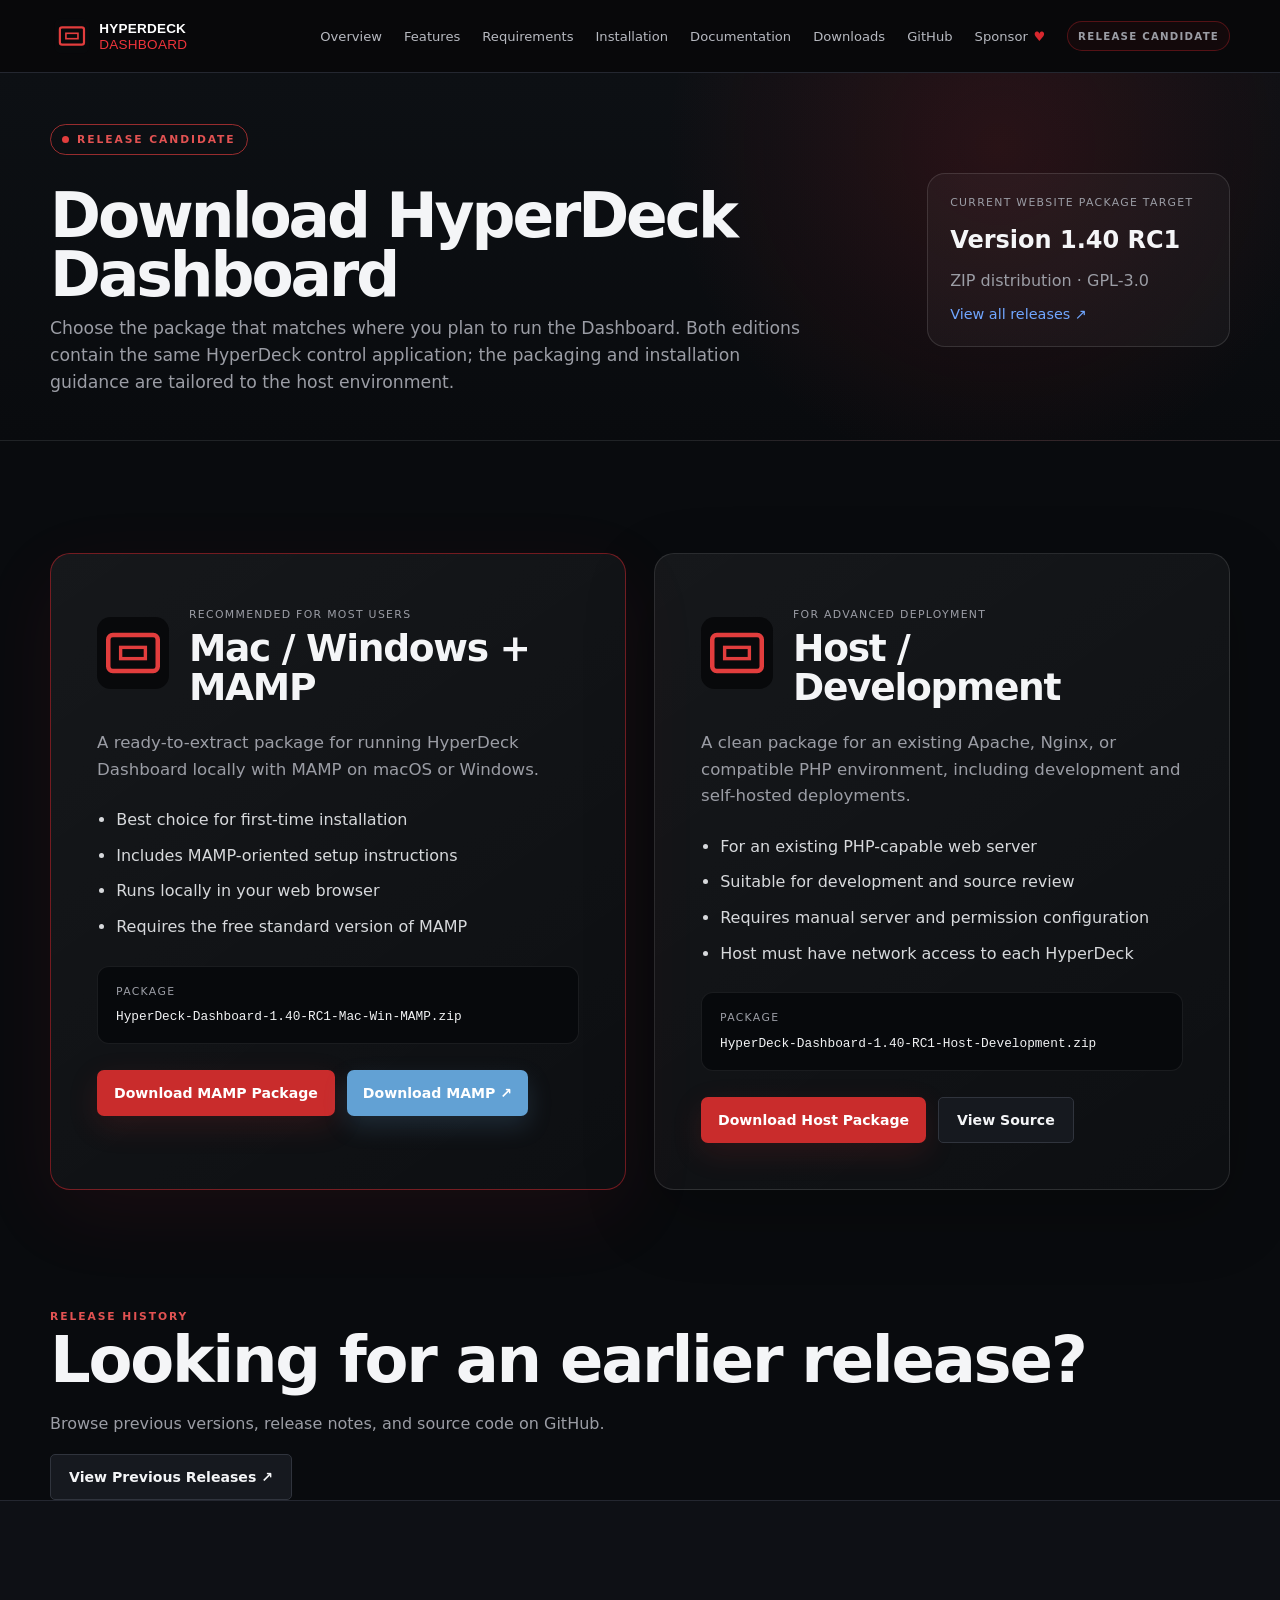
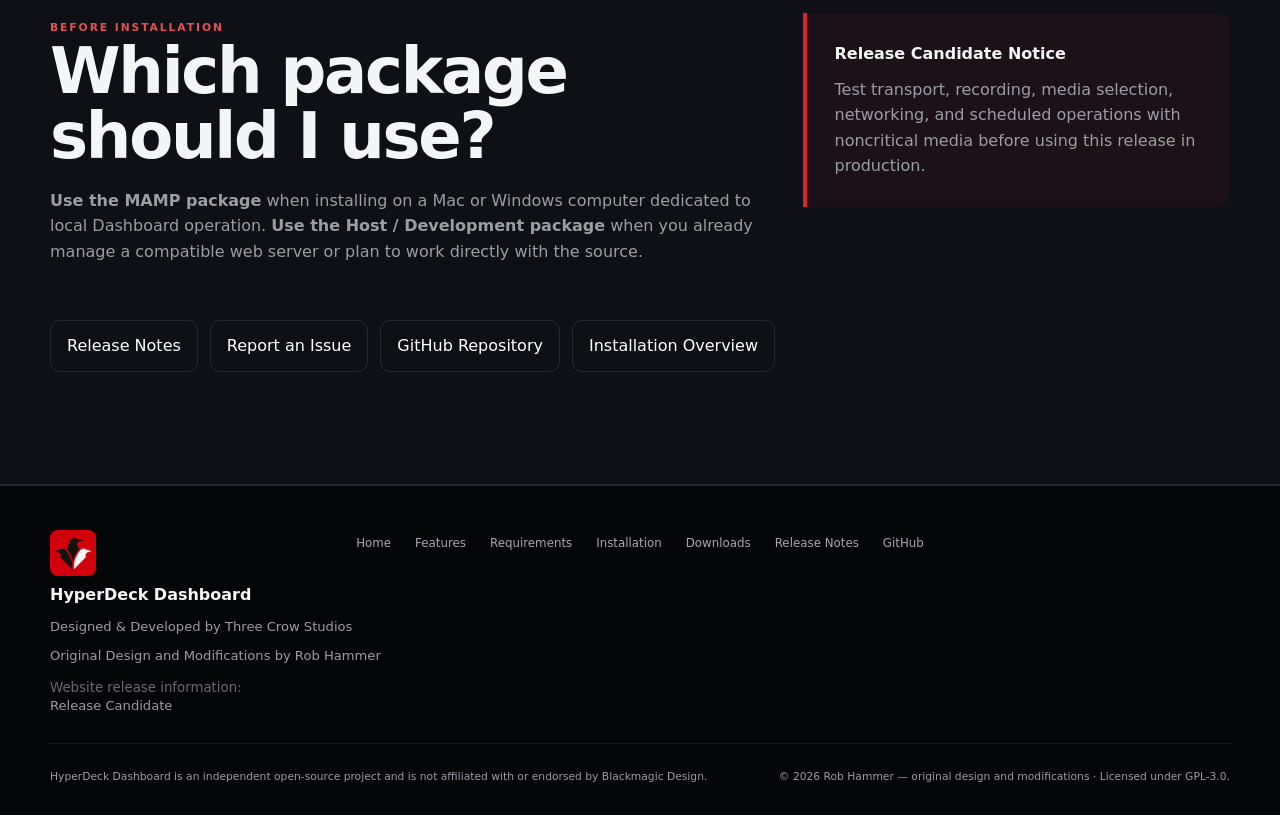
<file: hyperdeck_dashboard/downloads.html>
<!doctype html>
<html lang="en">
<head>
  <meta charset="utf-8">
  <meta name="viewport" content="width=device-width, initial-scale=1">
  <meta name="description" content="Download HyperDeck Dashboard for a local MAMP installation or an existing PHP host and development environment.">
  <meta name="author" content="Three Crow Studios, Rob Hammer">
  <meta name="theme-color" content="#090b0e">
  <title>Downloads | HyperDeck Dashboard</title>
  <link rel="icon" href="assets/images/favicon.svg" type="image/svg+xml">
  <link rel="icon" href="assets/images/favicon-32.png" sizes="32x32" type="image/png">
  <link rel="apple-touch-icon" href="assets/images/apple-touch-icon.png">
  <link rel="stylesheet" href="assets/css/styles.css">
</head>
<body class="downloads-page">
  <a class="skip-link" href="#main">Skip to content</a>
  <header class="site-header" id="top">
    <div class="container header-inner">
      <a class="brand" href="index.html" aria-label="HyperDeck Dashboard home"><img class="brand-logo brand-logo-app" src="assets/brand/hyperdeck-dashboard-app-logo.svg" alt="HyperDeck Dashboard"></a>
      <button class="menu-toggle" type="button" aria-expanded="false" aria-controls="primary-nav"><span class="sr-only">Toggle navigation</span><span></span><span></span><span></span></button>
      <nav id="primary-nav" class="primary-nav" aria-label="Primary navigation">
        <a href="index.html#overview">Overview</a><a href="index.html#features">Features</a><a href="index.html#requirements">Requirements</a><a href="index.html#installation">Installation</a><a href="index.html#documentation">Documentation</a><a aria-current="page" href="downloads.html">Downloads</a><a class="js-repository" href="#">GitHub</a><a class="nav-sponsor js-sponsor" href="#">Sponsor <span aria-hidden="true">♥</span></a>
        <span class="header-release header-release-status-only"><small data-release-status>Release Candidate</small></span>
      </nav>
    </div>
  </header>

  <main id="main">
    <section class="download-page-hero">
      <div class="container download-page-hero-grid">
        <div><div class="eyebrow"><span class="status-dot"></span><span data-release-status>Release Candidate</span></div><h1>Download HyperDeck Dashboard</h1><p>Choose the package that matches where you plan to run the Dashboard. Both editions contain the same HyperDeck control application; the packaging and installation guidance are tailored to the host environment.</p></div>
        <aside class="download-version-card"><small>Current website package target</small><strong>Version 1.40 RC1</strong><span>ZIP distribution · GPL-3.0</span><a class="text-link js-releases" href="#">View all releases ↗</a></aside>
      </div>
    </section>

    <section class="section download-options-section">
      <div class="container download-options-grid">
        <article class="package-card package-card-featured">
          <div class="package-card-header"><img src="assets/brand/download-card-hyperdeck.svg" alt=""><div><span class="package-label">Recommended for most users</span><h2>Mac / Windows + MAMP</h2></div></div>
          <p>A ready-to-extract package for running HyperDeck Dashboard locally with MAMP on macOS or Windows.</p>
          <ul><li>Best choice for first-time installation</li><li>Includes MAMP-oriented setup instructions</li><li>Runs locally in your web browser</li><li>Requires the free standard version of MAMP</li></ul>
          <div class="package-file"><span>Package</span><code>HyperDeck-Dashboard-1.40-RC1-Mac-Win-MAMP.zip</code></div>
          <div class="button-row"><a class="button button-primary product-download-button js-download-mamp-package" href="#"><span>Download MAMP Package</span></a><a class="button mamp-download-button js-mamp" href="#">Download MAMP ↗</a></div>
        </article>

        <article class="package-card">
          <div class="package-card-header"><img src="assets/brand/download-card-hyperdeck.svg" alt=""><div><span class="package-label">For advanced deployment</span><h2>Host / Development</h2></div></div>
          <p>A clean package for an existing Apache, Nginx, or compatible PHP environment, including development and self-hosted deployments.</p>
          <ul><li>For an existing PHP-capable web server</li><li>Suitable for development and source review</li><li>Requires manual server and permission configuration</li><li>Host must have network access to each HyperDeck</li></ul>
          <div class="package-file"><span>Package</span><code>HyperDeck-Dashboard-1.40-RC1-Host-Development.zip</code></div>
          <div class="button-row"><a class="button button-primary product-download-button js-download-host-package" href="#"><span>Download Host Package</span></a><a class="button button-secondary js-repository" href="#">View Source</a></div>
        </article>
      </div>
    </section>

    <section class="previous-releases-section" aria-labelledby="previous-releases-heading">
      <div class="container previous-releases-card">
        <div><span class="section-kicker">Release History</span><h2 id="previous-releases-heading">Looking for an earlier release?</h2><p>Browse previous versions, release notes, and source code on GitHub.</p></div>
        <a class="button button-secondary js-releases" href="#">View Previous Releases ↗</a>
      </div>
    </section>

    <section class="section section-bordered download-help-section">
      <div class="container download-help-grid">
        <div><span class="section-kicker">Before Installation</span><h2>Which package should I use?</h2><p><strong>Use the MAMP package</strong> when installing on a Mac or Windows computer dedicated to local Dashboard operation. <strong>Use the Host / Development package</strong> when you already manage a compatible web server or plan to work directly with the source.</p></div>
        <div class="download-notice"><strong>Release Candidate Notice</strong><p>Test transport, recording, media selection, networking, and scheduled operations with noncritical media before using this release in production.</p></div>
      </div>
      <div class="container download-link-strip"><a class="js-releases" href="#">Release Notes</a><a class="js-issues" href="#">Report an Issue</a><a class="js-repository" href="#">GitHub Repository</a><a href="index.html#installation">Installation Overview</a></div>
    </section>
  </main>

  <footer class="site-footer">
    <div class="container footer-grid"><div class="footer-brand"><img class="footer-studio-logo" src="assets/images/three-crow-studios-logo.png" alt="Three Crow Studios"><div><strong>HyperDeck Dashboard</strong><span>Designed &amp; Developed by Three Crow Studios</span><span>Original Design and Modifications by Rob Hammer</span><small>Website release information: <span data-release-status>Release Candidate</span></small></div></div><nav aria-label="Footer navigation"><a href="index.html">Home</a><a href="index.html#features">Features</a><a href="index.html#requirements">Requirements</a><a href="index.html#installation">Installation</a><a href="downloads.html">Downloads</a><a class="js-releases" href="#">Release Notes</a><a class="js-repository" href="#">GitHub</a></nav></div>
    <div class="container legal"><p>HyperDeck Dashboard is an independent open-source project and is not affiliated with or endorsed by Blackmagic Design.</p><p>© <span data-current-year></span> Rob Hammer — original design and modifications · Licensed under GPL-3.0.</p></div>
  </footer>
  <script src="assets/js/main.js"></script>
</body>
</html>
</file>
<file: hyperdeck_dashboard/assets/css/styles.css>
:root{--bg:#08090b;--bg-alt:#0e1015;--panel:#13151b;--panel-2:#171a21;--text:#f4f5f7;--muted:#9b9da5;--line:#242730;--red:#c92c2c;--red-bright:#e23d3d;--green:#2bd06f;--blue:#4f8cff;--amber:#b87921;--max:1180px;--header:72px;--radius:14px;--shadow:0 24px 60px rgba(0,0,0,.35)}
*{box-sizing:border-box}html{scroll-behavior:smooth;scroll-padding-top:calc(var(--header) + 18px)}body{margin:0;background:var(--bg);color:var(--text);font-family:Inter,ui-sans-serif,system-ui,-apple-system,BlinkMacSystemFont,"Segoe UI",sans-serif;line-height:1.6}img{max-width:100%;display:block}a{color:inherit}.container{width:min(calc(100% - 40px),var(--max));margin-inline:auto}.section{padding:112px 0}.section-bordered{border-block:1px solid var(--line);background:var(--bg-alt)}h1,h2,h3{margin:0 0 18px;line-height:1.02;letter-spacing:-.035em}h1{font-size:clamp(3rem,7vw,6.6rem);max-width:900px}h2{font-size:clamp(2.25rem,5vw,4.5rem)}h3{font-size:1.35rem}p{color:var(--muted);margin:0 0 18px}.skip-link{position:fixed;left:12px;top:-80px;background:#fff;color:#000;padding:10px 14px;z-index:1000}.skip-link:focus{top:12px}.sr-only{position:absolute!important;width:1px;height:1px;padding:0;margin:-1px;overflow:hidden;clip:rect(0,0,0,0);white-space:nowrap;border:0}.site-header{position:sticky;top:0;z-index:100;background:rgba(8,9,11,.88);border-bottom:1px solid var(--line);backdrop-filter:blur(14px)}.header-inner{height:var(--header);display:flex;align-items:center;justify-content:space-between}.brand{display:flex;align-items:center;gap:12px;text-decoration:none}.brand-mark{width:34px;height:25px;border:2px solid var(--red-bright);border-radius:3px;display:grid;place-items:center}.brand-mark span{width:16px;height:7px;border:1px solid var(--red-bright)}.brand-copy{display:flex;align-items:baseline;gap:10px}.brand-copy strong{font-size:.92rem}.brand-copy small{color:#777b85;text-transform:uppercase;letter-spacing:.14em;font-size:.58rem}.primary-nav{display:flex;align-items:center;gap:22px}.primary-nav>a:not(.button){text-decoration:none;color:#b7b9c0;font-size:.82rem}.primary-nav>a:hover,.primary-nav>a[aria-current=true]{color:#fff}.menu-toggle{display:none;background:none;border:0;padding:8px}.menu-toggle span:not(.sr-only){display:block;width:24px;height:2px;background:#fff;margin:5px 0}.button{display:inline-flex;align-items:center;justify-content:center;min-height:46px;padding:0 18px;border-radius:5px;border:1px solid transparent;text-decoration:none;font-weight:700;font-size:.88rem;transition:.2s ease}.button:hover{transform:translateY(-1px)}.button-primary{background:var(--red);color:#fff;box-shadow:0 10px 30px rgba(201,44,44,.15)}.button-primary:hover{background:var(--red-bright)}.button-secondary{background:#16191f;border-color:#30343d}.button-small{min-height:38px;padding:0 14px}.text-link{color:#70a6ff;text-decoration:none;font-size:.9rem}.button-row{display:flex;gap:12px;flex-wrap:wrap;align-items:center}.button-row.centered{justify-content:center}.hero{min-height:calc(100vh - var(--header));display:flex;align-items:center;background:radial-gradient(circle at 75% 15%,rgba(201,44,44,.08),transparent 28%)}.hero-grid{display:grid;grid-template-columns:1.08fr .92fr;gap:70px;align-items:center}.eyebrow,.section-kicker,.feature-number{color:#e25252;text-transform:uppercase;letter-spacing:.18em;font-size:.67rem;font-weight:800}.eyebrow{display:inline-flex;align-items:center;gap:8px;border:1px solid rgba(226,61,61,.65);padding:6px 11px;border-radius:999px;margin-bottom:26px}.status-dot{width:7px;height:7px;border-radius:50%;background:var(--red-bright)}.hero-lede{max-width:760px;font-size:1.05rem}.tagline{font-size:.86rem;color:#c2c4ca;margin-bottom:28px}.microcopy{font-size:.72rem;margin:18px 0 6px}.browser-frame{border:1px solid #292c35;border-radius:12px;background:#101218;box-shadow:var(--shadow);overflow:hidden;min-height:310px}.browser-bar{height:39px;border-bottom:1px solid #232630;display:flex;align-items:center;gap:6px;padding:0 14px}.browser-bar span{width:7px;height:7px;border-radius:50%;background:#434750}.browser-bar span:first-child{background:var(--red)}.screenshot-placeholder{width:100%;height:100%;min-height:270px;background:linear-gradient(145deg,#101218,#0d0f14);color:#8e9199;border:0;display:flex;flex-direction:column;align-items:center;justify-content:center;gap:8px;cursor:pointer;text-transform:uppercase;letter-spacing:.05em}.screenshot-placeholder strong{font-size:.75rem}.screenshot-placeholder small{text-transform:none;letter-spacing:0;color:#5f626a}.placeholder-icon{font-size:1.7rem;color:#5d6069}.split-layout,.feature-row,.validation-grid{display:grid;grid-template-columns:1fr 1fr;gap:70px;align-items:center}.section-copy{max-width:530px}.benefit-grid{margin-top:80px;display:grid;grid-template-columns:repeat(4,1fr);gap:18px}.benefit-card,.requirement-card,.download-card{background:var(--panel);border:1px solid var(--line);border-radius:var(--radius);padding:30px}.benefit-card p,.requirement-card p,.download-card p{font-size:.86rem}.card-icon{display:inline-block;color:var(--blue);font-size:1.4rem;margin-bottom:22px}.section-heading{max-width:800px;margin-bottom:64px}.section-heading.centered,.centered{text-align:center;margin-inline:auto}.section-heading p,.section-intro{font-size:1.02rem;max-width:760px}.feature-stack{display:grid;gap:120px}.feature-row.reverse .feature-copy{order:2}.feature-row.reverse .browser-frame{order:1}.check-list{list-style:none;padding:0;margin:24px 0;display:grid;grid-template-columns:1fr 1fr;gap:12px 24px;color:#b7bac1;font-size:.86rem}.check-list li:before{content:"✓";color:var(--green);margin-right:9px}.warning-box,.warning-line{border-left:2px solid var(--amber);background:rgba(184,121,33,.08);padding:14px 16px;color:#d0b88d;font-size:.76rem}.production-section h2{max-width:700px}.production-image{position:relative;margin:42px 0 22px;border:1px solid var(--line);border-radius:10px;overflow:hidden}.production-image img{width:100%;height:440px;object-fit:cover}.production-image:after{content:"";position:absolute;inset:0;background:linear-gradient(transparent 50%,rgba(0,0,0,.85))}.production-image figcaption{position:absolute;z-index:1;left:20px;bottom:16px;right:20px;color:#d8d9dd;font-size:.73rem}.use-case-grid{display:grid;grid-template-columns:repeat(4,1fr);gap:10px}.use-case-grid span{border:1px solid var(--line);background:var(--panel);padding:13px 16px;font-size:.78rem}.use-case-grid span:before{content:"";display:inline-block;width:8px;height:8px;border-radius:50%;background:var(--green);margin-right:10px}.requirements-grid{display:grid;grid-template-columns:repeat(3,1fr);gap:18px}.requirement-card ul{padding-left:18px;color:#b5b8bf;font-size:.82rem}.requirement-card code{display:block;color:#5adb8b;background:#0c0e12;padding:8px;margin-top:8px;font-size:.72rem;overflow-wrap:anywhere}.requirement-card small{display:block;color:#777b84;margin-top:10px}.server-cta{margin-top:20px;border:1px solid var(--line);background:var(--panel);padding:24px 28px;display:flex;align-items:center;justify-content:space-between;gap:28px}.server-cta h3{margin:5px 0}.server-cta p{margin:0}.two-column-notes{display:grid;grid-template-columns:1fr 1fr;gap:80px;margin-top:76px}.steps-grid{display:grid;grid-template-columns:1fr 1fr;border:1px solid var(--line);background:var(--panel)}.steps-grid article{padding:30px;border-bottom:1px solid var(--line)}.steps-grid article:nth-child(odd){border-right:1px solid var(--line)}.steps-grid article:nth-last-child(-n+2){border-bottom:0}.steps-grid span{color:#d95151;text-transform:uppercase;letter-spacing:.15em;font-size:.62rem}.steps-grid p{font-size:.82rem}.doc-links{display:flex;gap:8px;flex-wrap:wrap;margin-top:20px}.doc-links a{padding:10px 14px;background:var(--panel);border:1px solid var(--line);text-decoration:none;font-size:.75rem}.validation-section{background:#0b0c10}.release-table{margin:0;background:var(--panel);border:1px solid var(--line);padding:16px 24px}.release-table div{display:flex;justify-content:space-between;gap:25px;padding:12px 0;border-bottom:1px solid var(--line)}.release-table div:last-child{border-bottom:0}.release-table dt{color:#777b84}.release-table dd{margin:0;text-align:right}.validation-section .button-row{margin-top:30px}.warning-line{margin-top:14px}.download-grid{display:grid;grid-template-columns:1fr 1fr;gap:20px}.download-card h2{font-size:2rem}.download-card-top{display:flex;align-items:center;justify-content:space-between;margin-bottom:28px}.github-logo,.mamp-logo{width:42px;height:42px;border-radius:50%;display:grid;place-items:center;background:#fff;color:#111;font-weight:900}.mamp-logo{background:#4ca3d9;color:#fff}.download-card-top small{color:#777b84}.open-source{max-width:850px;margin-top:110px}.faq-list details{border-bottom:1px solid var(--line)}.faq-list summary{cursor:pointer;padding:20px 0;font-weight:650;list-style:none}.faq-list summary::-webkit-details-marker{display:none}.faq-list summary:after{content:"⌄";float:right;color:#777}.faq-list details[open] summary:after{content:"⌃"}.faq-list details p{padding:0 0 22px;max-width:850px}.final-cta{padding-top:40px}.cta-panel{padding:70px 30px;border:1px solid #2e2024;border-radius:14px;background:radial-gradient(circle at 50% 0%,rgba(201,44,44,.1),transparent 55%),var(--panel);max-width:1040px}.site-footer{border-top:1px solid var(--line);padding:44px 0 30px;background:#050607}.footer-grid{display:grid;grid-template-columns:280px 1fr;gap:50px}.footer-grid>div{display:flex;flex-direction:column;gap:8px}.footer-grid small{color:#666a72}.footer-grid nav{display:flex;flex-wrap:wrap;gap:14px 22px;justify-content:flex-end}.footer-grid a{color:#a5a8af;text-decoration:none;font-size:.74rem}.legal{border-top:1px solid #16181d;margin-top:28px;padding-top:24px;display:flex;justify-content:space-between;gap:30px}.legal p{font-size:.67rem;margin:0}.lightbox{width:min(95vw,1400px);border:1px solid var(--line);background:#090a0d;padding:18px}.lightbox::backdrop{background:rgba(0,0,0,.9)}.lightbox img{max-height:82vh;margin:auto}.lightbox p{text-align:center;margin:12px 0 0}.lightbox-close{position:absolute;right:8px;top:6px;background:#16191f;color:#fff;border:1px solid var(--line);width:36px;height:36px;font-size:1.5rem}.reveal{opacity:0;transform:translateY(18px);transition:opacity .6s ease,transform .6s ease}.reveal.visible{opacity:1;transform:none}
@media(max-width:980px){.primary-nav{position:absolute;top:var(--header);left:0;right:0;background:#0b0d11;border-bottom:1px solid var(--line);padding:18px 20px;display:none;flex-direction:column;align-items:stretch}.primary-nav.open{display:flex}.menu-toggle{display:block}.hero-grid,.split-layout,.feature-row,.validation-grid{grid-template-columns:1fr}.feature-row.reverse .feature-copy,.feature-row.reverse .browser-frame{order:initial}.benefit-grid{grid-template-columns:1fr 1fr}.requirements-grid{grid-template-columns:1fr}.use-case-grid{grid-template-columns:1fr 1fr}.download-grid{grid-template-columns:1fr}.footer-grid{grid-template-columns:1fr}.footer-grid nav{justify-content:flex-start}.hero{min-height:auto}.hero-product{min-height:430px}.feature-stack{gap:80px}}
@media(max-width:680px){.container{width:min(calc(100% - 28px),var(--max))}.section{padding:78px 0}.brand-copy small{display:none}.benefit-grid,.use-case-grid,.two-column-notes,.steps-grid{grid-template-columns:1fr}.steps-grid article,.steps-grid article:nth-child(odd){border-right:0}.steps-grid article:nth-last-child(-n+2){border-bottom:1px solid var(--line)}.steps-grid article:last-child{border-bottom:0}.check-list{grid-template-columns:1fr}.server-cta,.legal{align-items:flex-start;flex-direction:column}.button{width:100%}.button-row{align-items:stretch}.production-image img{height:280px}.hero-product{min-height:330px}.browser-frame{min-height:260px}.screenshot-placeholder{min-height:220px}}
@media(prefers-reduced-motion:reduce){html{scroll-behavior:auto}.reveal{opacity:1;transform:none;transition:none}.button{transition:none}}


/* Official product branding */
.brand-logo{width:38px;height:38px;object-fit:contain;flex:0 0 auto}.brand-copy strong{letter-spacing:.035em}.brand-copy em{color:var(--accent);font-style:normal}.creator-grid{display:grid;grid-template-columns:1fr 1fr;gap:1.25rem;margin-top:4rem}.creator-card{display:flex;gap:1.5rem;align-items:flex-start;padding:2rem;border:1px solid var(--border);border-radius:18px;background:var(--panel)}.creator-card img,.creator-monogram{width:92px;height:92px;flex:0 0 92px;border-radius:16px}.creator-card img{object-fit:contain}.creator-card .creator-photo{object-fit:cover;object-position:center}.creator-card .three-crow-logo{background:#e00010;padding:0;object-fit:cover}.creator-credit-line{margin:.1rem 0 .6rem;color:var(--muted);font-size:.9rem}.creator-monogram{display:grid;place-items:center;background:linear-gradient(145deg,#d7272e,#79151b);color:#fff;font-size:1.8rem;font-weight:800}.creator-title{color:var(--text);font-weight:600}.creator-links{display:flex;gap:1.25rem;flex-wrap:wrap;margin-top:1rem}.footer-brand{display:flex;gap:1rem;align-items:flex-start}.footer-brand img{width:46px;height:46px}.footer-brand .footer-studio-logo{border-radius:8px;object-fit:cover}.footer-brand div{display:flex;flex-direction:column;gap:.25rem}.footer-brand span{color:var(--muted);font-size:.82rem}@media(max-width:820px){.creator-grid{grid-template-columns:1fr}.creator-card{flex-direction:column}.brand-copy small{display:none}}


/* Roadmap, sponsorship, and live project activity */
.nav-sponsor{display:inline-flex!important;align-items:center;gap:.35rem}.nav-sponsor span{color:#d7272e;transition:transform .2s ease}.nav-sponsor:hover span{transform:scale(1.18)}
.roadmap-section{margin-top:7rem;padding-top:6rem;border-top:1px solid var(--line)}
.roadmap-grid{display:grid;grid-template-columns:repeat(3,1fr);gap:1rem}.roadmap-grid article{padding:1.6rem;border:1px solid var(--line);background:var(--panel);border-radius:var(--radius)}.roadmap-grid article>span{color:var(--red-bright);font-size:.65rem;letter-spacing:.15em}.roadmap-grid h3{margin:.6rem 0}.roadmap-grid p{font-size:.82rem;margin-bottom:0}
.sponsor-section{display:grid;grid-template-columns:minmax(0,1.35fr) minmax(300px,.65fr);gap:2rem;align-items:stretch;margin-top:7rem;padding-top:6rem;border-top:1px solid var(--line)}.sponsor-copy{padding:2.4rem;border:1px solid var(--line);border-radius:var(--radius);background:linear-gradient(135deg,rgba(215,39,46,.08),transparent 45%),var(--panel)}.sponsor-copy>p{max-width:760px}.sponsor-benefits{display:grid;grid-template-columns:1fr 1fr;gap:.75rem 1.5rem;list-style:none;padding:0;margin:1.8rem 0}.sponsor-benefits li:before{content:'✓';color:var(--green);margin-right:.6rem}.sponsor-button{background:#24292f;border:1px solid #515761;color:#fff}.sponsor-button span{color:#ea4aaa}.sponsor-button:hover{border-color:var(--red-bright);transform:translateY(-2px)}
.sponsor-project-card{display:flex;flex-direction:column;padding:2rem;border:1px solid var(--line);border-radius:var(--radius);background:#0d0f14}.sponsor-project-card img{width:104px;height:104px;border-radius:18px;object-fit:cover;margin-bottom:1.5rem}.sponsor-product{font-size:1.25rem;font-weight:700;color:var(--text)}.sponsor-project-card dl{margin:1.5rem 0}.sponsor-project-card dl div{display:flex;justify-content:space-between;gap:1rem;padding:.7rem 0;border-bottom:1px solid var(--line)}.sponsor-project-card dt{color:var(--muted)}.sponsor-project-card dd{margin:0;color:var(--text);text-align:right}.sponsor-project-card p{font-size:.82rem;margin-top:auto}
.github-stats-section{padding:4.5rem 0;background:#08090c}.stats-heading{display:flex;align-items:end;justify-content:space-between;gap:2rem;margin-bottom:1.5rem}.stats-heading h2{margin:.3rem 0 0}.github-stats{display:grid;grid-template-columns:repeat(5,1fr);border:1px solid var(--line);border-radius:var(--radius);overflow:hidden}.github-stat{min-height:130px;display:flex;flex-direction:column;justify-content:center;align-items:center;gap:.35rem;text-decoration:none;background:var(--panel);border-right:1px solid var(--line);transition:background .2s ease}.github-stat:last-child{border-right:0}.github-stat:hover{background:#1b1e25}.github-stat>span{color:var(--red-bright)}.github-stat strong{font-size:1.35rem;color:var(--text)}.github-stat small{color:var(--muted)}.stats-status{text-align:center;font-size:.7rem;margin:1rem 0 0}
@media(max-width:980px){.roadmap-grid{grid-template-columns:1fr 1fr}.sponsor-section{grid-template-columns:1fr}.github-stats{grid-template-columns:repeat(3,1fr)}.github-stat:nth-child(3){border-right:0}.github-stat:nth-child(-n+3){border-bottom:1px solid var(--line)}}
@media(max-width:680px){.roadmap-grid,.sponsor-benefits{grid-template-columns:1fr}.sponsor-copy{padding:1.5rem}.stats-heading{align-items:flex-start;flex-direction:column}.github-stats{grid-template-columns:1fr 1fr}.github-stat,.github-stat:nth-child(3){border-right:1px solid var(--line);border-bottom:1px solid var(--line)}.github-stat:nth-child(even){border-right:0}.github-stat:last-child{grid-column:1/-1;border-right:0;border-bottom:0}}

/* Production workflow cards — red line icon treatment */
.use-case-grid{gap:12px}
.use-case-card{position:relative;min-height:190px;padding:24px 18px 20px;text-align:center;border:1px solid var(--line);border-radius:10px;background:linear-gradient(145deg,rgba(255,255,255,.018),rgba(255,255,255,0)),var(--panel);overflow:hidden;transition:transform .22s ease,border-color .22s ease,background-color .22s ease}
.use-case-card:after{content:"";position:absolute;left:18px;right:18px;bottom:0;height:2px;background:var(--red-bright);transform:scaleX(0);transform-origin:center;transition:transform .22s ease}
.use-case-card:hover{transform:translateY(-3px);border-color:rgba(226,61,61,.7);background-color:#15181e}
.use-case-card:hover:after{transform:scaleX(1)}
.use-case-icon{width:48px;height:48px;margin:0 auto 17px;fill:none;stroke:var(--red-bright);stroke-width:1.8;stroke-linecap:round;stroke-linejoin:round;transition:filter .22s ease,transform .22s ease}
.use-case-card:hover .use-case-icon{transform:scale(1.04);filter:drop-shadow(0 0 7px rgba(226,61,61,.28))}
.use-case-card h3{margin:0 0 9px;font-size:.92rem;letter-spacing:-.015em}
.use-case-card p{margin:0;font-size:.75rem;line-height:1.55;color:#9da1aa}
@media(max-width:980px){.use-case-card{min-height:170px}}
@media(max-width:680px){.use-case-card{min-height:0;padding:24px 20px}}


/* Launch polish: RC highlights, header stats, gallery, and installation snippets */
.header-star{display:inline-flex!important;align-items:center;gap:.35rem;padding:.42rem .65rem;border:1px solid var(--line);border-radius:999px;color:var(--text)!important;text-decoration:none;background:#101217}.header-star span{color:var(--red-bright)}.header-star strong{font-size:.72rem}.release-tag{margin-left:.5rem;padding:.15rem .45rem;border:1px solid rgba(215,39,46,.45);border-radius:999px;color:#fff;background:rgba(215,39,46,.13);font-size:.62rem;letter-spacing:.05em}
.rc-highlights{background:linear-gradient(180deg,#08090c,#0b0d11)}.rc-grid{display:grid;grid-template-columns:repeat(4,1fr);gap:1rem;margin-top:2.5rem}.rc-card{padding:1.6rem;border:1px solid var(--line);border-radius:var(--radius);background:var(--panel)}.rc-card>span{color:var(--red-bright);font-size:.68rem;letter-spacing:.14em}.rc-card h3{margin:.7rem 0}.rc-card p{margin:0;font-size:.82rem}
.screenshot-gallery{display:grid;grid-template-columns:repeat(5,1fr);gap:.75rem}.gallery-item{position:relative;min-height:200px;padding:1.25rem;border:1px solid var(--line);border-radius:var(--radius);background:radial-gradient(circle at 50% 20%,rgba(215,39,46,.10),transparent 45%),#101217;color:var(--text);text-align:left;cursor:pointer;overflow:hidden;transition:transform .25s ease,border-color .25s ease,background .25s ease}.gallery-item:before{content:none}.gallery-raw-preview{display:block;width:100%;height:105px;margin-bottom:1rem;object-fit:cover;object-position:left top;border:1px solid #242832;border-radius:9px;background:#090b0f;box-shadow:0 8px 20px rgba(0,0,0,.28)}.gallery-item span,.gallery-item small{display:block}.gallery-item span{font-weight:700}.gallery-item small{margin-top:.35rem;color:var(--muted)}.gallery-item.is-active,.gallery-item:hover{transform:translateY(-4px);border-color:rgba(215,39,46,.72);background:radial-gradient(circle at 50% 20%,rgba(215,39,46,.18),transparent 52%),#14171d}.gallery-progress{height:2px;margin-top:1rem;background:#1d2027;overflow:hidden}.gallery-progress span{display:block;width:100%;height:100%;transform-origin:left;background:var(--red-bright)}@keyframes galleryProgress{from{transform:scaleX(0)}to{transform:scaleX(1)}}.gallery-help{font-size:.78rem;margin:0}
.install-snippets{margin-top:5rem;padding-top:5rem;border-top:1px solid var(--line)}.snippet-heading{display:flex;justify-content:space-between;align-items:end;gap:2rem}.snippet-heading p{max-width:480px;margin:0}.code-tabs{display:flex;gap:.5rem;margin-top:1.8rem;flex-wrap:wrap}.code-tabs button{padding:.7rem 1rem;border:1px solid var(--line);border-radius:8px;background:#101217;color:var(--muted);cursor:pointer}.code-tabs button[aria-selected=true]{border-color:var(--red-bright);color:#fff;background:rgba(215,39,46,.12)}.code-panel{display:none;margin-top:.75rem;border:1px solid var(--line);border-radius:12px;overflow:hidden;background:#07080b}.code-panel.is-active{display:block}.code-toolbar{display:flex;justify-content:space-between;align-items:center;padding:.7rem 1rem;border-bottom:1px solid var(--line);background:#111319;color:var(--muted);font-size:.75rem}.copy-code{border:1px solid var(--line);border-radius:6px;padding:.35rem .7rem;background:#1a1d24;color:#fff;cursor:pointer}.code-panel pre{margin:0;padding:1.35rem;overflow:auto}.code-panel code{font-family:ui-monospace,SFMono-Regular,Menlo,Consolas,monospace;color:#d8dde6;font-size:.82rem;line-height:1.75}.snippet-note{font-size:.74rem;margin-top:1rem}.github-stats{grid-template-columns:repeat(6,1fr)}
@media(max-width:1100px){.rc-grid{grid-template-columns:1fr 1fr}.screenshot-gallery{grid-template-columns:repeat(3,1fr)}.github-stats{grid-template-columns:repeat(3,1fr)}}
@media(max-width:680px){.header-star{display:none!important}.rc-grid,.screenshot-gallery{grid-template-columns:1fr}.gallery-item{min-height:160px}.snippet-heading{align-items:flex-start;flex-direction:column}.code-tabs{display:grid;grid-template-columns:1fr;width:100%}.github-stats{grid-template-columns:1fr 1fr}}


/* Compact release identity shown instead of early-stage GitHub popularity metrics. */
.header-release {
  display: inline-flex;
  align-items: center;
  gap: .55rem;
  padding: .42rem .7rem;
  border: 1px solid rgba(215, 39, 46, .48);
  border-radius: 999px;
  background: rgba(215, 39, 46, .08);
  white-space: nowrap;
}
.header-release small {
  color: var(--muted, #9ca6b2);
  font-size: .68rem;
  letter-spacing: .08em;
  text-transform: uppercase;
}
.header-release strong {
  color: #fff;
  font-size: .78rem;
  letter-spacing: .025em;
}
@media (max-width: 1100px) {
  .header-release {
    width: 100%;
    justify-content: center;
  }
}


/* v8 app-aligned header identity and compact download action */
.brand-logo-app{width:190px;height:55px;object-fit:contain;object-position:left center;flex:0 0 auto}
.primary-nav>.button-small.js-download{white-space:nowrap;width:auto;min-width:max-content;flex:0 0 auto;padding-inline:14px;font-size:.79rem}
@media(max-width:1250px){.primary-nav{gap:14px}.primary-nav>a:not(.button){font-size:.75rem}.header-release{display:none}.brand-logo-app{width:168px;height:50px}}
@media(max-width:1100px){.brand-logo-app{width:185px;height:54px}.primary-nav>.button-small.js-download{width:100%;white-space:nowrap}}
@media(max-width:680px){.brand-logo-app{width:170px;height:50px}}


/* v10 compact release indicator and unified MAMP download actions */
.header-release{
  gap:.38rem;
  padding:.24rem .46rem;
  border-color:rgba(215,39,46,.34);
  background:rgba(215,39,46,.055);
}
.header-release small{
  font-size:.54rem;
  letter-spacing:.075em;
  font-weight:600;
}
.header-release strong{
  font-size:.64rem;
  letter-spacing:.018em;
  font-weight:650;
}
.mamp-download-button{
  display:inline-flex;
  align-items:center;
  justify-content:center;
  gap:.72rem;
  min-height:54px;
  padding:0 1.2rem;
  border:0;
  border-radius:11px;
  background:#ef3838;
  color:#fff;
  box-shadow:0 12px 30px rgba(239,56,56,.18);
  font-size:1rem;
  font-weight:800;
  line-height:1;
  white-space:nowrap;
  text-decoration:none;
}
.mamp-download-button:hover{
  background:#ff4545;
  color:#fff;
  transform:translateY(-2px);
  box-shadow:0 16px 34px rgba(239,56,56,.25);
}
.mamp-button-icon{
  width:22px;
  height:22px;
  flex:0 0 auto;
  fill:none;
  stroke:currentColor;
  stroke-width:1.9;
  stroke-linecap:round;
  stroke-linejoin:round;
}
.hero-copy>.mamp-download-button{
  margin-top:8px;
}
.server-cta .mamp-download-button{
  min-width:210px;
}
.download-card .mamp-download-button{
  min-width:205px;
}
.cta-panel .mamp-download-button{
  min-width:205px;
}
@media(max-width:680px){
  .mamp-download-button{
    width:100%;
    min-width:0!important;
    min-height:52px;
    font-size:.94rem;
  }
}


/* v11 download-button refinement only */
.product-download-button,
.mamp-download-button{
  min-height:46px;
  height:46px;
  padding:0 16px;
  border-radius:7px;
  gap:.68rem;
  font-size:.88rem;
  font-weight:750;
  line-height:1;
  white-space:nowrap;
}
.product-download-button{
  justify-content:flex-start;
}
.product-download-button span,
.mamp-download-button span{
  flex:1 1 auto;
  text-align:center;
}
.cta-icon,
.mamp-button-icon{
  width:19px;
  height:19px;
  flex:0 0 19px;
}
.cta-icon-download,
.mamp-button-icon{
  fill:none;
  stroke:currentColor;
  stroke-width:1.9;
  stroke-linecap:round;
  stroke-linejoin:round;
}
.cta-icon-github{
  color:#d6d8dc;
}
.product-download-button:hover .cta-icon-github{
  color:#fff;
}
.mamp-download-button{
  box-shadow:0 10px 24px rgba(239,56,56,.16);
}
.server-cta .mamp-download-button,
.download-card .mamp-download-button,
.cta-panel .mamp-download-button{
  min-width:0;
}
@media(max-width:680px){
  .product-download-button,
  .mamp-download-button{
    width:100%;
    min-width:0!important;
    height:46px;
    min-height:46px;
    font-size:.86rem;
  }
}


/* v12 requested download-brand refinements only */
.mamp-download-button{
  background:#62a1d4;
  box-shadow:0 10px 24px rgba(98,161,212,.18);
}
.mamp-download-button:hover{
  background:#73afe0;
  box-shadow:0 14px 28px rgba(98,161,212,.25);
}
.hero-copy>.mamp-download-button-compact{
  height:30px;
  min-height:30px;
  padding:0 10px;
  gap:.42rem;
  border-radius:5px;
  font-size:.72rem;
  margin-top:6px;
}
.hero-copy>.mamp-download-button-compact .mamp-button-icon{
  width:14px;
  height:14px;
  flex-basis:14px;
}
.github-logo svg{
  width:26px;
  height:26px;
  display:block;
  fill:#111;
}
@media(max-width:680px){
  .hero-copy>.mamp-download-button-compact{
    width:auto;
    min-width:0!important;
    height:30px;
    min-height:30px;
    font-size:.72rem;
  }
}


/* v13 requested Application Download refinements only */
.github-logo{
  background:transparent;
  color:inherit;
}
.github-logo svg{
  width:42px;
  height:42px;
  display:block;
  fill:none;
}
.download-card{
  display:flex;
  flex-direction:column;
}
.download-card>.button-row{
  margin-top:auto;
}

/* v15 download-card icon update only */
.download-brand-logo{
  width:48px;
  height:48px;
  flex:0 0 48px;
  display:grid;
  place-items:center;
  border-radius:50%;
  overflow:hidden;
}
.download-brand-logo img{
  display:block;
  max-width:100%;
  max-height:100%;
}
.product-card-logo{
  background:#08090b;
}
.product-card-logo img{
  width:48px;
  height:48px;
}
.mamp-card-logo{
  background:#fff;
  padding:8px;
}
.mamp-card-logo img{
  width:34px;
  height:34px;
  object-fit:contain;
}

/* v17 screenshot presentation */
.screenshot-image{position:relative;display:block;width:100%;min-height:270px;padding:0;border:0;background:#0d0f14;overflow:hidden;cursor:zoom-in}
.screenshot-image img{width:100%;height:100%;min-height:270px;object-fit:cover;object-position:center;transition:transform .45s ease,filter .45s ease}
.screenshot-image:after{content:"";position:absolute;inset:0;pointer-events:none;background:linear-gradient(180deg,rgba(0,0,0,.02) 52%,rgba(4,5,8,.32) 100%),radial-gradient(circle at 18% 82%,rgba(201,44,44,.12),transparent 34%)}
.screenshot-image:hover img{transform:scale(1.012);filter:brightness(1.045)}
.hero-product .screenshot-image img{object-fit:cover}
.feature-row .screenshot-image{aspect-ratio:16/10;min-height:0}
.feature-row .screenshot-image img{min-height:0}
@media(max-width:760px){.screenshot-image,.screenshot-image img{min-height:220px}.feature-row .screenshot-image{aspect-ratio:4/3}}

/* v18 frameless screenshot presentation */
.browser-frame{
  position:relative;
  min-height:0;
  padding:0;
  border:0;
  border-radius:0;
  background:transparent;
  box-shadow:none;
  overflow:visible;
  isolation:isolate;
}
.browser-frame:before{
  content:"";
  position:absolute;
  z-index:-1;
  left:4%;
  right:5%;
  top:12%;
  bottom:5%;
  border-radius:50%;
  background:radial-gradient(ellipse at 35% 55%,rgba(215,39,46,.18),rgba(215,39,46,.055) 38%,transparent 72%);
  filter:blur(34px);
  opacity:.72;
  pointer-events:none;
}
.browser-bar{display:none!important}
.screenshot-image{
  position:relative;
  display:block;
  width:calc(100% + 8%);
  margin-left:-2%;
  min-height:0;
  aspect-ratio:16/10;
  padding:0;
  border:0;
  border-radius:0;
  background:transparent;
  overflow:hidden;
  cursor:zoom-in;
  -webkit-mask-image:linear-gradient(90deg,transparent 0%,#000 4%,#000 88%,transparent 100%),linear-gradient(180deg,transparent 0%,#000 5%,#000 88%,transparent 100%);
  -webkit-mask-composite:source-in;
  mask-image:linear-gradient(90deg,transparent 0%,#000 4%,#000 88%,transparent 100%),linear-gradient(180deg,transparent 0%,#000 5%,#000 88%,transparent 100%);
  mask-composite:intersect;
  filter:drop-shadow(0 26px 36px rgba(0,0,0,.34));
}
.screenshot-image img{
  width:100%;
  height:100%;
  min-height:0;
  object-fit:cover;
  object-position:20% 50%;
  transform:scale(1.12);
  transform-origin:22% 50%;
  filter:saturate(.97) contrast(1.035) brightness(.98);
  transition:transform .55s cubic-bezier(.2,.75,.25,1),filter .45s ease;
}
.screenshot-image:after{
  content:"";
  position:absolute;
  inset:0;
  pointer-events:none;
  background:linear-gradient(90deg,rgba(8,9,12,.04) 0%,transparent 35%,rgba(8,9,12,.24) 100%),linear-gradient(180deg,transparent 60%,rgba(7,8,11,.34) 100%);
}
.screenshot-image:hover img{
  transform:scale(1.145);
  filter:saturate(1) contrast(1.045) brightness(1.025);
}
.hero-product{
  min-height:0;
  align-self:center;
}
.hero-product .screenshot-image{
  width:calc(100% + 12%);
  margin-left:-5%;
  aspect-ratio:16/10;
}
.hero-product .screenshot-image img{
  object-position:18% 50%;
  transform:scale(1.055);
  transform-origin:18% 50%;
}
.hero-product .screenshot-image:hover img{transform:scale(1.075)}
.split-layout .browser-frame .screenshot-image{
  width:calc(100% + 9%);
  margin-left:-3%;
}
.feature-row .browser-frame{
  align-self:stretch;
  display:flex;
  align-items:center;
}
.feature-row .screenshot-image{
  width:calc(100% + 16%);
  margin-left:-8%;
  aspect-ratio:15/10;
}
.feature-row .screenshot-image img{
  object-position:15% 50%;
  transform:scale(1.22);
  transform-origin:16% 50%;
}
.feature-row .screenshot-image:hover img{transform:scale(1.245)}
.feature-row.reverse .screenshot-image{
  margin-left:0;
  margin-right:-8%;
}
/* Feature-specific focal points retain the left-side product navigation while highlighting the relevant control area. */
.feature-row:nth-child(1) .screenshot-image img{object-position:10% 48%;transform-origin:12% 50%}
.feature-row:nth-child(2) .screenshot-image img{object-position:13% 48%;transform-origin:14% 50%}
.feature-row:nth-child(3) .screenshot-image img{object-position:12% 44%;transform-origin:14% 46%}
.feature-row:nth-child(4) .screenshot-image img{object-position:10% 40%;transform-origin:13% 43%}
.feature-row:nth-child(5) .screenshot-image img{object-position:11% 44%;transform-origin:13% 47%}
.feature-row:nth-child(6) .screenshot-image img{object-position:10% 42%;transform-origin:13% 45%}
.feature-row:nth-child(7) .screenshot-image img{object-position:10% 43%;transform-origin:13% 46%}
@media(max-width:980px){
  .browser-frame:before{left:3%;right:3%;filter:blur(26px)}
  .screenshot-image,.hero-product .screenshot-image,.split-layout .browser-frame .screenshot-image,.feature-row .screenshot-image,.feature-row.reverse .screenshot-image{
    width:108%;
    margin-left:-4%;
    margin-right:-4%;
  }
  .feature-row .screenshot-image{aspect-ratio:16/10}
  .feature-row .screenshot-image img{transform:scale(1.14);object-position:16% 50%}
  .feature-row .screenshot-image:hover img{transform:scale(1.16)}
}
@media(max-width:680px){
  .screenshot-image,.hero-product .screenshot-image,.split-layout .browser-frame .screenshot-image,.feature-row .screenshot-image,.feature-row.reverse .screenshot-image{
    width:104%;
    margin-left:-2%;
    margin-right:-2%;
    aspect-ratio:4/3;
    -webkit-mask-image:linear-gradient(90deg,transparent 0%,#000 3%,#000 94%,transparent 100%),linear-gradient(180deg,transparent 0%,#000 4%,#000 92%,transparent 100%);
    mask-image:linear-gradient(90deg,transparent 0%,#000 3%,#000 94%,transparent 100%),linear-gradient(180deg,transparent 0%,#000 4%,#000 92%,transparent 100%);
  }
  .screenshot-image img,.hero-product .screenshot-image img,.feature-row .screenshot-image img{
    transform:scale(1.09);
    object-position:14% 50%;
  }
  .screenshot-image:hover img,.hero-product .screenshot-image:hover img,.feature-row .screenshot-image:hover img{transform:scale(1.105)}
}

/* v20: match the project-card logo to the header branding. */
.sponsor-project-card .sponsor-project-logo{
  width:260px;
  max-width:100%;
  height:auto;
  border-radius:0;
  object-fit:contain;
  object-position:left center;
  margin-bottom:1.5rem;
}

/* v22 visual product showcase */
.hero-showcase {
  position: relative;
  overflow: hidden;
  padding: clamp(72px, 9vw, 132px) 0 clamp(54px, 6vw, 88px);
  background:
    radial-gradient(circle at 74% 30%, rgba(218, 37, 45, .15), transparent 34%),
    linear-gradient(180deg, #080a0d 0%, #090b0e 78%, #0c0f13 100%);
}
.hero-ambient {
  position: absolute;
  inset: 0;
  pointer-events: none;
  background:
    linear-gradient(90deg, rgba(9,11,14,.98) 0%, rgba(9,11,14,.83) 34%, rgba(9,11,14,.12) 67%, rgba(9,11,14,.82) 100%),
    repeating-linear-gradient(112deg, transparent 0 36px, rgba(213,38,46,.025) 37px 38px);
}
.hero-showcase-grid {
  position: relative;
  display: grid;
  grid-template-columns: minmax(410px, .82fr) minmax(620px, 1.45fr);
  gap: clamp(20px, 2vw, 42px);
  align-items: center;
}
.hero-showcase-copy { position: relative; z-index: 3; }
.hero-showcase-copy h1 {
  max-width: 760px;
  font-size: clamp(4.35rem, 6.7vw, 8rem);
  line-height: .9;
  letter-spacing: -.065em;
  margin: 32px 0 28px;
}
.hero-showcase-copy .hero-lede { max-width: 670px; }
.hero-app-stage {
  position: relative;
  min-height: clamp(520px, 49vw, 780px);
  margin-right: min(-12vw, -90px);
  display: flex;
  align-items: center;
  perspective: 1500px;
}
.hero-app-glow {
  position: absolute;
  inset: 13% 4% 8% 7%;
  background: rgba(207,35,44,.25);
  filter: blur(70px);
  transform: rotate(3deg);
}
.hero-app-image {
  position: relative;
  width: 125%;
  height: clamp(500px, 45vw, 710px);
  border: 0;
  padding: 0;
  background: transparent;
  cursor: zoom-in;
  transform: rotateX(1.5deg) rotateY(-7deg) rotateZ(2deg) translateX(-3%);
  transform-origin: 50% 50%;
  filter: drop-shadow(0 36px 70px rgba(0,0,0,.72));
}
.hero-app-image img {
  width: 100%;
  height: 100%;
  object-fit: cover;
  object-position: 29% 38%;
  border-radius: 18px;
  mask-image: linear-gradient(90deg, transparent 0%, #000 7%, #000 93%, transparent 100%), linear-gradient(180deg, transparent 0%, #000 5%, #000 92%, transparent 100%);
  mask-composite: intersect;
  -webkit-mask-image: linear-gradient(90deg, transparent 0%, #000 7%, #000 93%, transparent 100%);
}
.visual-features { padding-top: clamp(60px, 7vw, 110px); background: #0b0e12; }
.visual-features-heading { text-align: center; margin-bottom: 34px; }
.visual-features-heading h2 { font-size: clamp(2rem, 3vw, 3.2rem); }
.visual-features-heading h2 span { color: #ef353c; }
.visual-feature-grid {
  display: grid;
  grid-template-columns: repeat(3, minmax(0, 1fr));
  gap: 18px;
}
.visual-feature-card {
  min-height: 430px;
  display: flex;
  flex-direction: column;
  border: 1px solid #293039;
  border-radius: 16px;
  background: linear-gradient(145deg, rgba(255,255,255,.028), rgba(255,255,255,.003)), #101419;
  overflow: hidden;
  box-shadow: 0 20px 55px rgba(0,0,0,.25);
  transition: transform .25s ease, border-color .25s ease, box-shadow .25s ease;
}
.visual-feature-card:hover { transform: translateY(-5px); border-color: rgba(226,45,52,.62); box-shadow: 0 25px 65px rgba(0,0,0,.42); }
.visual-feature-copy { padding: 25px 25px 18px; }
.visual-feature-copy h3 { margin: 0 0 8px; font-size: 1.22rem; }
.visual-feature-copy p { margin: 0; font-size: .96rem; line-height: 1.55; }
.visual-feature-image {
  position: relative;
  flex: 1;
  min-height: 275px;
  width: 100%;
  border: 0;
  padding: 0;
  background: #0a0d11;
  cursor: zoom-in;
  overflow: hidden;
}
.visual-feature-image::after {
  content: "";
  position: absolute;
  inset: 0;
  pointer-events: none;
  background: linear-gradient(180deg, rgba(16,20,25,.06), transparent 45%, rgba(16,20,25,.2));
}
.visual-feature-image img {
  width: 100%;
  height: 100%;
  object-fit: cover;
  object-position: 15% center;
  transform: scale(1.18);
  transition: transform .45s ease;
}
.visual-feature-card:hover .visual-feature-image img { transform: scale(1.23); }
.visual-feature-card:nth-child(1) .visual-feature-image img { object-position: 10% 50%; }
.visual-feature-card:nth-child(2) .visual-feature-image img { object-position: 8% 44%; }
.visual-feature-card:nth-child(3) .visual-feature-image img { object-position: 18% 48%; }
.visual-feature-card:nth-child(4) .visual-feature-image img { object-position: 7% 42%; }
.visual-feature-card:nth-child(5) .visual-feature-image img { object-position: 18% 48%; }
.visual-feature-card:nth-child(6) .visual-feature-image img { object-position: 8% 42%; }
.multi-deck-showcase { background: linear-gradient(180deg, #0b0e12, #090b0e); }
.multi-deck-layout {
  display: grid;
  grid-template-columns: minmax(260px, .48fr) minmax(700px, 1.52fr);
  gap: clamp(28px, 4vw, 72px);
  align-items: center;
}
.multi-deck-copy h2 { font-size: clamp(2.8rem, 4.8vw, 5.4rem); line-height: .97; max-width: 510px; }
.multi-deck-copy p { max-width: 470px; }
.multi-deck-art { position: relative; min-height: 420px; }
.multi-deck-art::before {
  content: "";
  position: absolute;
  inset: 14% 5% 5%;
  background: rgba(218,37,45,.28);
  filter: blur(70px);
}
.multi-deck-slice {
  position: relative;
  width: 118%;
  height: 440px;
  margin-left: -5%;
  border: 0;
  background: transparent;
  padding: 0;
  overflow: hidden;
  cursor: zoom-in;
  transform: perspective(1400px) rotateY(-3deg);
  filter: drop-shadow(0 28px 55px rgba(0,0,0,.6));
}
.multi-deck-slice img {
  width: 100%;
  height: 100%;
  object-fit: cover;
  object-position: 42% 36%;
  transform: scale(1.28);
  border-radius: 14px;
  -webkit-mask-image: linear-gradient(90deg, transparent 0%, #000 5%, #000 94%, transparent 100%);
}
@media (max-width: 1180px) {
  .hero-showcase-grid { grid-template-columns: .9fr 1.1fr; }
  .hero-showcase-copy h1 { font-size: clamp(3.8rem, 7vw, 6.3rem); }
  .visual-feature-grid { grid-template-columns: repeat(2, minmax(0, 1fr)); }
  .multi-deck-layout { grid-template-columns: 1fr; }
  .multi-deck-art { min-height: 380px; }
}
@media (max-width: 860px) {
  .hero-showcase-grid { grid-template-columns: 1fr; }
  .hero-app-stage { min-height: 430px; margin: 15px -12vw 0 0; }
  .hero-app-image { height: 430px; width: 112%; transform: rotateZ(1deg); }
  .visual-feature-grid { grid-template-columns: 1fr; }
  .visual-feature-card { min-height: 400px; }
  .multi-deck-slice { width: 108%; margin-left: -4%; height: 370px; }
}
@media (max-width: 600px) {
  .hero-showcase { padding-top: 48px; }
  .hero-showcase-copy h1 { font-size: clamp(3rem, 15vw, 4.6rem); }
  .hero-app-stage { min-height: 310px; margin-right: -28vw; }
  .hero-app-image { height: 320px; width: 125%; }
  .visual-feature-image { min-height: 235px; }
  .multi-deck-art { min-height: 280px; }
  .multi-deck-slice { height: 285px; width: 132%; margin-left: -12%; }
}

/* v23: keep styled page imagery, open untouched source screenshots in lightbox. */
.multi-deck-layout {
  grid-template-columns: minmax(300px, .42fr) minmax(0, 1.58fr);
  gap: clamp(38px, 4vw, 68px);
  overflow: hidden;
}
.multi-deck-copy {
  position: relative;
  z-index: 2;
  min-width: 0;
}
.multi-deck-copy h2 {
  max-width: 430px;
}
.multi-deck-art {
  min-width: 0;
  overflow: hidden;
}
.multi-deck-slice {
  width: 100%;
  max-width: 100%;
  margin-left: 0;
  transform: perspective(1400px) rotateY(-2deg);
}
@media (max-width: 1180px) {
  .multi-deck-layout { overflow: visible; }
  .multi-deck-art { overflow: visible; }
  .multi-deck-slice { width: 100%; margin-left: 0; }
}
@media (max-width: 600px) {
  .multi-deck-slice { width: 100%; margin-left: 0; }
}

/* v25: blend the multi-deck showcase into the left-hand copy area. */
.multi-deck-slice::after {
  content: "";
  position: absolute;
  inset: 0;
  pointer-events: none;
  z-index: 2;
  background:
    linear-gradient(
      90deg,
      #0b0e12 0%,
      rgba(11, 14, 18, 0.98) 7%,
      rgba(11, 14, 18, 0.82) 16%,
      rgba(11, 14, 18, 0.42) 27%,
      rgba(11, 14, 18, 0.08) 38%,
      transparent 48%
    );
}

@media (max-width: 1180px) {
  .multi-deck-slice::after {
    background:
      linear-gradient(
        90deg,
        rgba(11, 14, 18, 0.86) 0%,
        rgba(11, 14, 18, 0.32) 18%,
        transparent 38%
      );
  }
}

@media (max-width: 860px) {
  .multi-deck-slice::after {
    background:
      linear-gradient(
        180deg,
        rgba(11, 14, 18, 0.12) 0%,
        transparent 20%,
        transparent 80%,
        rgba(11, 14, 18, 0.32) 100%
      );
  }
}

/* Release status only and clean raw Interface Tour previews */
.header-release-status-only{padding:.34rem .62rem;min-width:0}.header-release-status-only small{font-size:.64rem;letter-spacing:.12em;white-space:nowrap}.gallery-item:hover .gallery-raw-preview,.gallery-item.is-active .gallery-raw-preview{border-color:rgba(215,39,46,.55)}

/* v27 footer alignment and credit spacing */
.site-footer .footer-grid {
  grid-template-columns: minmax(560px, 640px) minmax(0, 1fr);
  align-items: start;
  column-gap: 64px;
}
.site-footer .footer-grid nav {
  justify-content: center;
  align-content: flex-start;
  align-items: center;
  gap: 14px 24px;
  padding-top: 4px;
}
.site-footer .footer-brand > div {
  gap: 12px;
  min-width: 0;
}
.site-footer .footer-brand strong,
.site-footer .footer-brand span,
.site-footer .footer-brand small {
  display: block;
  white-space: nowrap;
  line-height: 1.35;
}
.site-footer .footer-brand span {
  margin: 0;
}
.site-footer .footer-brand small {
  margin-top: 2px;
}

@media (max-width: 1180px) {
  .site-footer .footer-grid {
    grid-template-columns: 1fr;
    row-gap: 34px;
  }
  .site-footer .footer-grid nav {
    justify-content: center;
    padding-top: 0;
  }
}

@media (max-width: 720px) {
  .site-footer .footer-brand strong,
  .site-footer .footer-brand span,
  .site-footer .footer-brand small {
    white-space: normal;
  }
  .site-footer .footer-grid nav {
    justify-content: flex-start;
  }
}

/* v28: tighten hero spacing and center footer navigation on the page. */
.hero-showcase {
  padding-top: clamp(28px, 4vw, 58px);
}

.site-footer .footer-grid {
  grid-template-columns: minmax(0, 1fr) auto minmax(0, 1fr);
  column-gap: 36px;
  align-items: start;
}
.site-footer .footer-brand {
  grid-column: 1;
  justify-self: start;
}
.site-footer .footer-grid nav {
  grid-column: 2;
  justify-self: center;
  justify-content: center;
  max-width: 760px;
  text-align: center;
}

@media (max-width: 1180px) {
  .site-footer .footer-grid {
    grid-template-columns: 1fr;
    row-gap: 34px;
  }
  .site-footer .footer-brand,
  .site-footer .footer-grid nav {
    grid-column: 1;
  }
}

/* v29: slightly open hero headline kerning; image treatment unchanged. */
.hero-showcase-copy h1 { letter-spacing: -.045em; }


/* v34: dedicated Downloads page */
.downloads-page { background:#090b0e; }
.download-page-hero { padding:clamp(32px,4vw,54px) 0 clamp(26px,3.5vw,44px); background:radial-gradient(circle at 78% 20%,rgba(215,39,46,.14),transparent 32%),linear-gradient(180deg,#0d1014,#090b0e); border-bottom:1px solid rgba(255,255,255,.08); }
.download-page-hero-grid { display:grid; grid-template-columns:minmax(0,1.5fr) minmax(280px,.55fr); gap:clamp(24px,4vw,54px); align-items:center; }
.download-page-hero h1 { max-width:820px; margin:.35rem 0 .65rem; font-size:clamp(2.5rem,4.8vw,4.65rem); line-height:.96; letter-spacing:-.05em; }
.download-page-hero p { max-width:760px; margin:0; font-size:clamp(1rem,1.35vw,1.15rem); line-height:1.55; color:var(--muted); }
.download-version-card { padding:20px 22px; border:1px solid rgba(255,255,255,.12); background:rgba(255,255,255,.035); border-radius:18px; display:grid; gap:9px; }
.download-version-card small,.package-label,.package-file span { text-transform:uppercase; letter-spacing:.12em; font-size:.68rem; color:var(--muted); }
.download-version-card strong { font-size:1.5rem; }
.download-version-card span { color:var(--muted); }
.download-options-grid { display:grid; grid-template-columns:repeat(2,minmax(0,1fr)); gap:28px; }
.package-card { position:relative; padding:clamp(28px,4vw,46px); border:1px solid rgba(255,255,255,.11); border-radius:20px; background:linear-gradient(145deg,rgba(255,255,255,.055),rgba(255,255,255,.018)); box-shadow:0 24px 70px rgba(0,0,0,.24); }
.package-card-featured { border-color:rgba(215,39,46,.5); box-shadow:0 24px 80px rgba(215,39,46,.08); }
.package-card-header { display:flex; gap:20px; align-items:center; margin-bottom:24px; }
.package-card-header img { width:72px; height:72px; object-fit:contain; }
.package-card h2 { margin:.25rem 0 0; font-size:clamp(1.65rem,3vw,2.35rem); }
.package-card > p { color:var(--muted); font-size:1.04rem; }
.package-card ul { margin:24px 0; padding-left:1.2rem; display:grid; gap:10px; color:#d7d9dc; }
.package-file { margin:26px 0; padding:16px 18px; border-radius:12px; background:#07090c; border:1px solid rgba(255,255,255,.08); display:grid; gap:7px; }
.package-file code { overflow-wrap:anywhere; color:#f1f2f4; font-size:.8rem; }
.download-help-grid { display:grid; grid-template-columns:1.25fr .75fr; gap:40px; align-items:start; }
.download-notice { padding:28px; border-left:4px solid #d7272e; background:rgba(215,39,46,.07); border-radius:0 14px 14px 0; }
.download-notice p { margin:.6rem 0 0; color:var(--muted); }
.download-link-strip { margin-top:38px; display:flex; gap:12px; flex-wrap:wrap; }
.download-link-strip a { padding:12px 16px; border:1px solid rgba(255,255,255,.1); border-radius:10px; color:#fff; text-decoration:none; }
.download-link-strip a:hover { border-color:rgba(215,39,46,.7); }
@media (max-width:900px){.download-page-hero-grid,.download-options-grid,.download-help-grid{grid-template-columns:1fr}.download-page-hero{padding-top:44px}.package-card .button-row{align-items:stretch}.package-card .button-row .button{width:100%;justify-content:center}}
</file>
